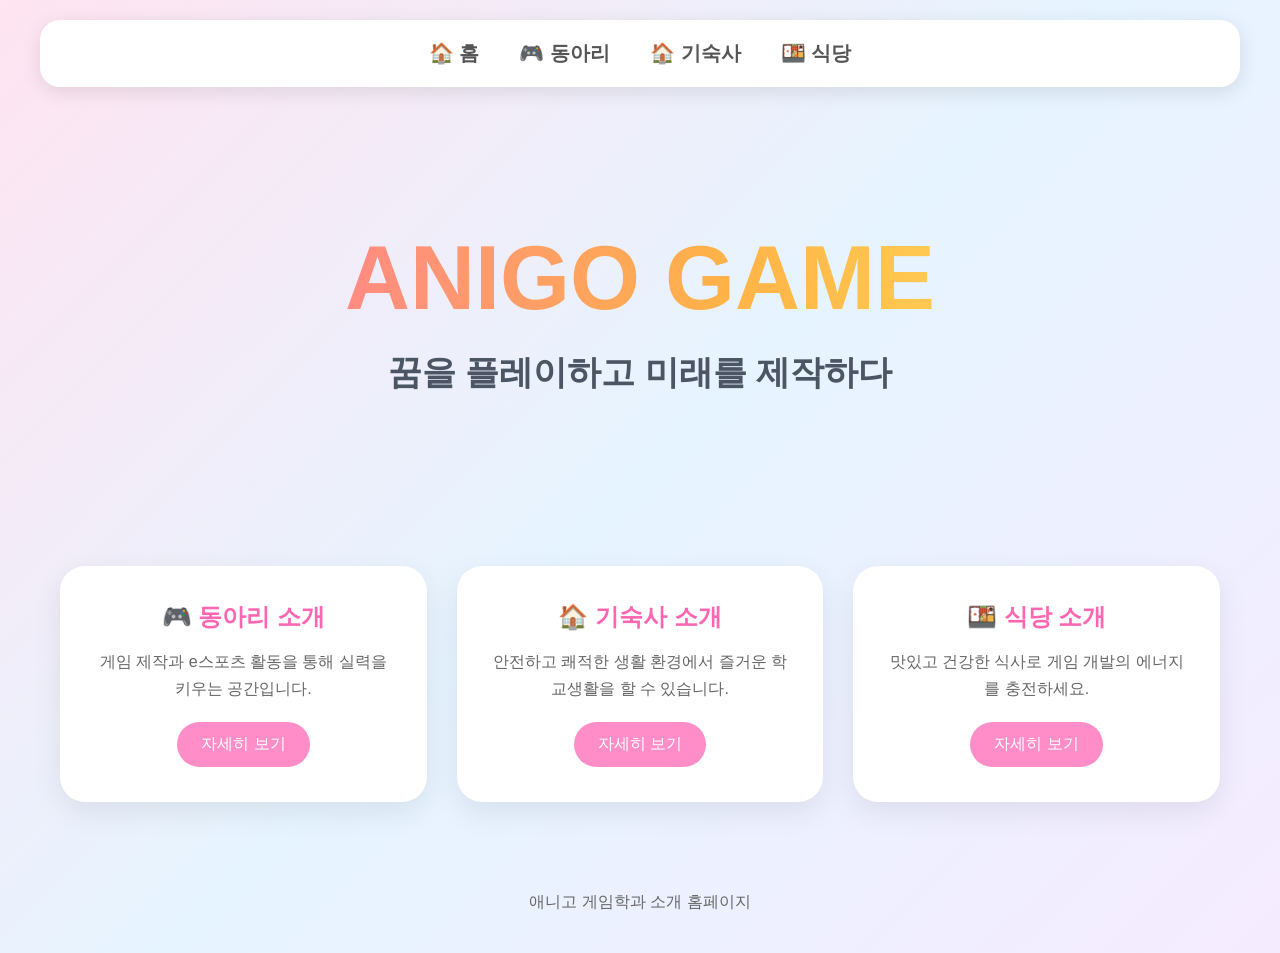
<file: index.html>
<!DOCTYPE html>
<html lang="ko">
<head>
<meta charset="UTF-8">
<meta name="viewport" content="width=device-width, initial-scale=1.0">
<title>ANIGO GAME</title>

<style>

*{
    margin:0;
    padding:0;
    box-sizing:border-box;
    font-family:'Segoe UI',sans-serif;
}

body{
    background:
    linear-gradient(
    135deg,
    #ffe4f1,
    #e6f4ff,
    #f5ebff);
}

/* 메뉴 */

header{
    padding:20px;
}

nav{
    max-width:1200px;
    margin:auto;
    background:white;
    border-radius:20px;
    box-shadow:0 5px 20px rgba(0,0,0,0.1);

    display:flex;
    justify-content:center;
    gap:40px;
    padding:20px;
}

nav a{
    text-decoration:none;
    color:#555;
    font-size:20px;
    font-weight:bold;
    transition:.3s;
}

nav a:hover{
    color:#ff66b2;
}

/* 메인 */

.hero{
    text-align:center;
    padding:120px 20px;
}

/* 무지개 제목 */

.hero h1{

    font-size:90px;
    font-weight:900;

    background:linear-gradient(
    90deg,
    #ff69b4,
    #ffb347,
    #ffff66,
    #66ff99,
    #66ccff,
    #9999ff,
    #cc99ff,
    #ff69b4);

    background-size:400% auto;

    -webkit-background-clip:text;
    -webkit-text-fill-color:transparent;

    animation:
    rainbow 5s linear infinite,
    sparkle 2s ease-in-out infinite;
}

/* 무지개 이동 */

@keyframes rainbow{
    0%{
        background-position:0%;
    }
    100%{
        background-position:400%;
    }
}

/* 반짝 + 사라졌다 나타남 */

@keyframes sparkle{

    0%{
        opacity:1;
        filter:drop-shadow(0 0 10px #fff);
    }

    25%{
        opacity:.7;
        filter:drop-shadow(0 0 25px #fff);
    }

    50%{
        opacity:.3;
        filter:drop-shadow(0 0 40px #fff);
    }

    75%{
        opacity:.8;
        filter:drop-shadow(0 0 25px #fff);
    }

    100%{
        opacity:1;
        filter:drop-shadow(0 0 10px #fff);
    }
}

.hero p{
    margin-top:20px;
    font-size:34px;
    font-weight:bold;
    color:#4b5563;
}

/* 카드 */

.container{
    max-width:1200px;
    margin:auto;
    padding:50px 20px;
}

.cards{

    display:grid;

    grid-template-columns:
    repeat(auto-fit,minmax(280px,1fr));

    gap:30px;
}

.card{

    background:white;

    border-radius:25px;

    padding:35px;

    text-align:center;

    box-shadow:0 10px 30px rgba(0,0,0,0.08);

    transition:.4s;
}

.card:hover{

    transform:translateY(-12px);

    box-shadow:
    0 15px 40px rgba(255,105,180,.35);
}

.card h2{

    margin-bottom:15px;

    color:#ff66b2;
}

.card p{

    color:#666;
    line-height:1.7;
}

.btn{

    display:inline-block;

    margin-top:20px;

    background:#ff8dc7;

    color:white;

    text-decoration:none;

    padding:12px 24px;

    border-radius:30px;

    transition:.3s;
}

.btn:hover{

    background:#ff66b2;
}

/* 하단 */

footer{

    text-align:center;

    padding:40px;

    color:#666;
}

</style>
</head>

<body>

<header>

<nav>

<a href="index.html">🏠 홈</a>
<a href="club.html">🎮 동아리</a>
<a href="dormitory.html">🏠 기숙사</a>
<a href="cafeteria.html">🍱 식당</a>

</nav>

</header>

<section class="hero">

<h1>ANIGO GAME</h1>

<p>꿈을 플레이하고 미래를 제작하다</p>

</section>

<div class="container">

<div class="cards">

<div class="card">

<h2>🎮 동아리 소개</h2>

<p>
게임 제작과 e스포츠 활동을 통해
실력을 키우는 공간입니다.
</p>

<a href="club.html" class="btn">
자세히 보기
</a>

</div>

<div class="card">

<h2>🏠 기숙사 소개</h2>

<p>
안전하고 쾌적한 생활 환경에서
즐거운 학교생활을 할 수 있습니다.
</p>

<a href="dormitory.html" class="btn">
자세히 보기
</a>

</div>

<div class="card">

<h2>🍱 식당 소개</h2>

<p>
맛있고 건강한 식사로
게임 개발의 에너지를 충전하세요.
</p>

<a href="cafeteria.html" class="btn">
자세히 보기
</a>

</div>

</div>

</div>

<footer>

애니고 게임학과 소개 홈페이지

</footer>

</body>
</html>
</file>
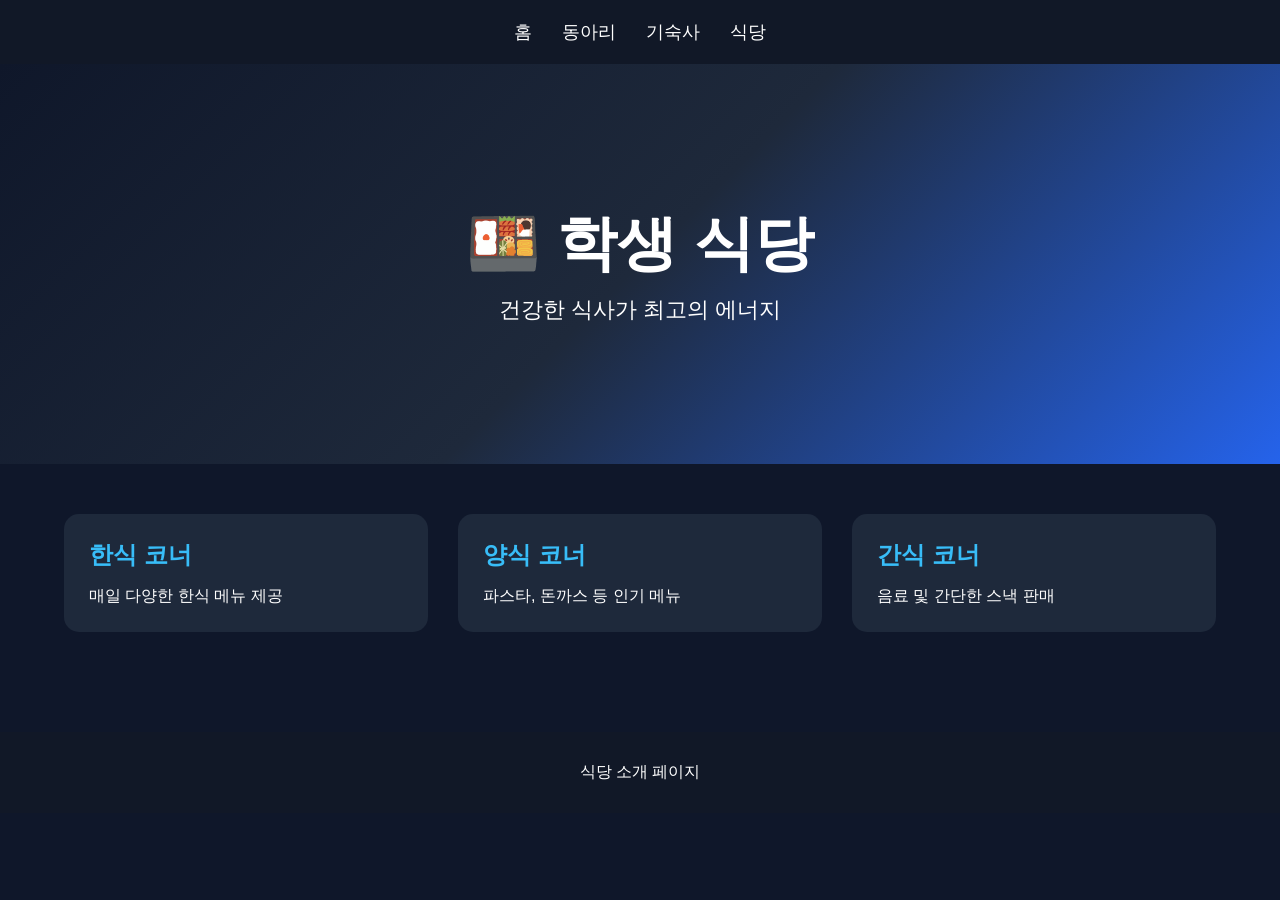
<file: cafeteria.html>
<!DOCTYPE html>
<html lang="ko">
<head>
<meta charset="UTF-8">
<title>식당 소개</title>
<link rel="stylesheet" href="style.css">
</head>
<body>

<header>
<nav>
<a href="index.html">홈</a>
<a href="club.html">동아리</a>
<a href="dormitory.html">기숙사</a>
<a href="cafeteria.html">식당</a>
</nav>
</header>

<section class="hero">
<h1>🍱 학생 식당</h1>
<p>건강한 식사가 최고의 에너지</p>
</section>

<div class="container">

<div class="cards">

<div class="card">
<h2>한식 코너</h2>
<p>
매일 다양한 한식 메뉴 제공
</p>
</div>

<div class="card">
<h2>양식 코너</h2>
<p>
파스타, 돈까스 등 인기 메뉴
</p>
</div>

<div class="card">
<h2>간식 코너</h2>
<p>
음료 및 간단한 스낵 판매
</p>
</div>

</div>

</div>

<footer>
식당 소개 페이지
</footer>

</body>
</html>
</file>
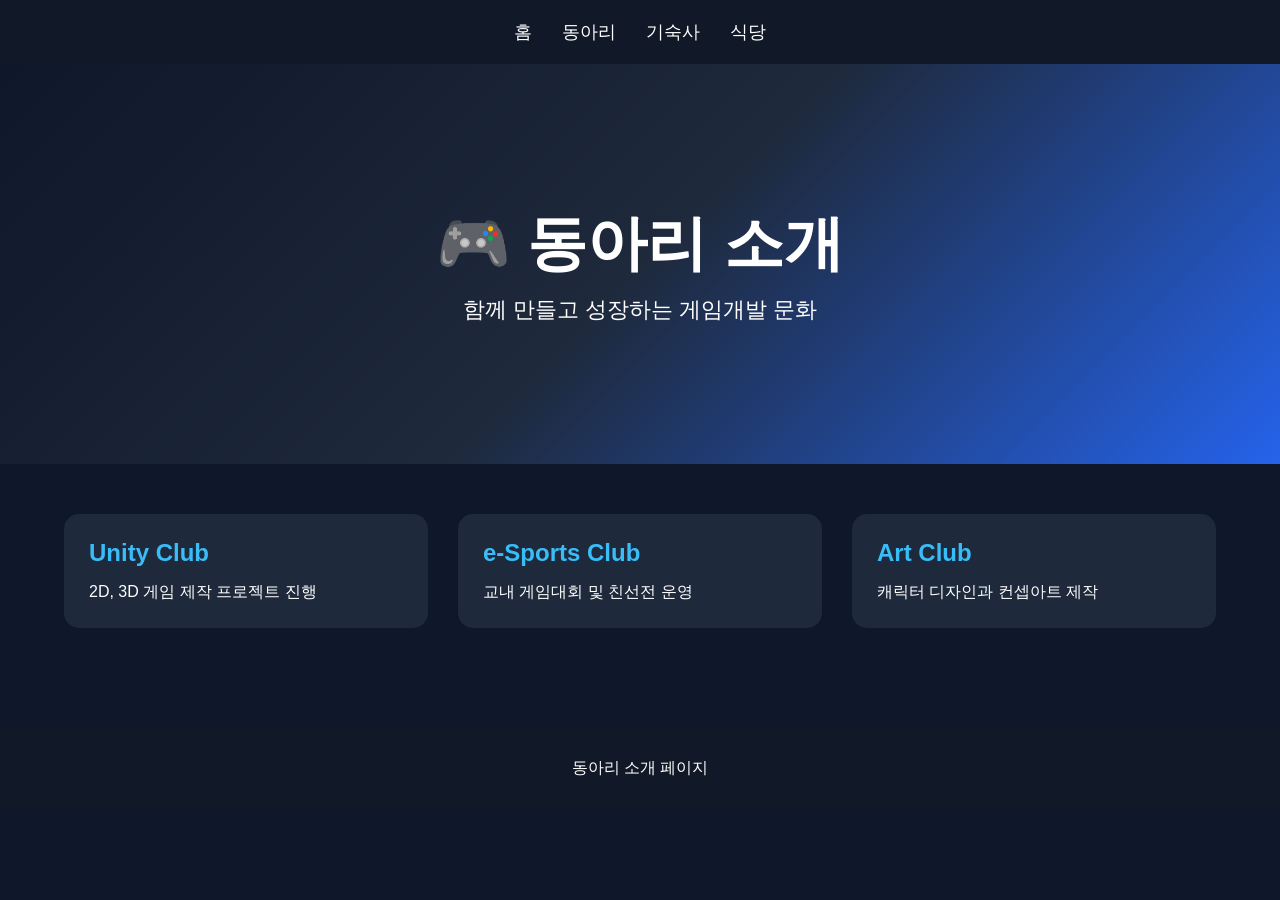
<file: club.html>
<!DOCTYPE html>
<html lang="ko">
<head>
<meta charset="UTF-8">
<title>동아리 소개</title>
<link rel="stylesheet" href="style.css">
</head>
<body>

<header>
<nav>
<a href="index.html">홈</a>
<a href="club.html">동아리</a>
<a href="dormitory.html">기숙사</a>
<a href="cafeteria.html">식당</a>
</nav>
</header>

<section class="hero">
<h1>🎮 동아리 소개</h1>
<p>함께 만들고 성장하는 게임개발 문화</p>
</section>

<div class="container">

<div class="cards">

<div class="card">
<h2>Unity Club</h2>
<p>
2D, 3D 게임 제작 프로젝트 진행
</p>
</div>

<div class="card">
<h2>e-Sports Club</h2>
<p>
교내 게임대회 및 친선전 운영
</p>
</div>

<div class="card">
<h2>Art Club</h2>
<p>
캐릭터 디자인과 컨셉아트 제작
</p>
</div>

</div>

</div>

<footer>
동아리 소개 페이지
</footer>

</body>
</html>
</file>
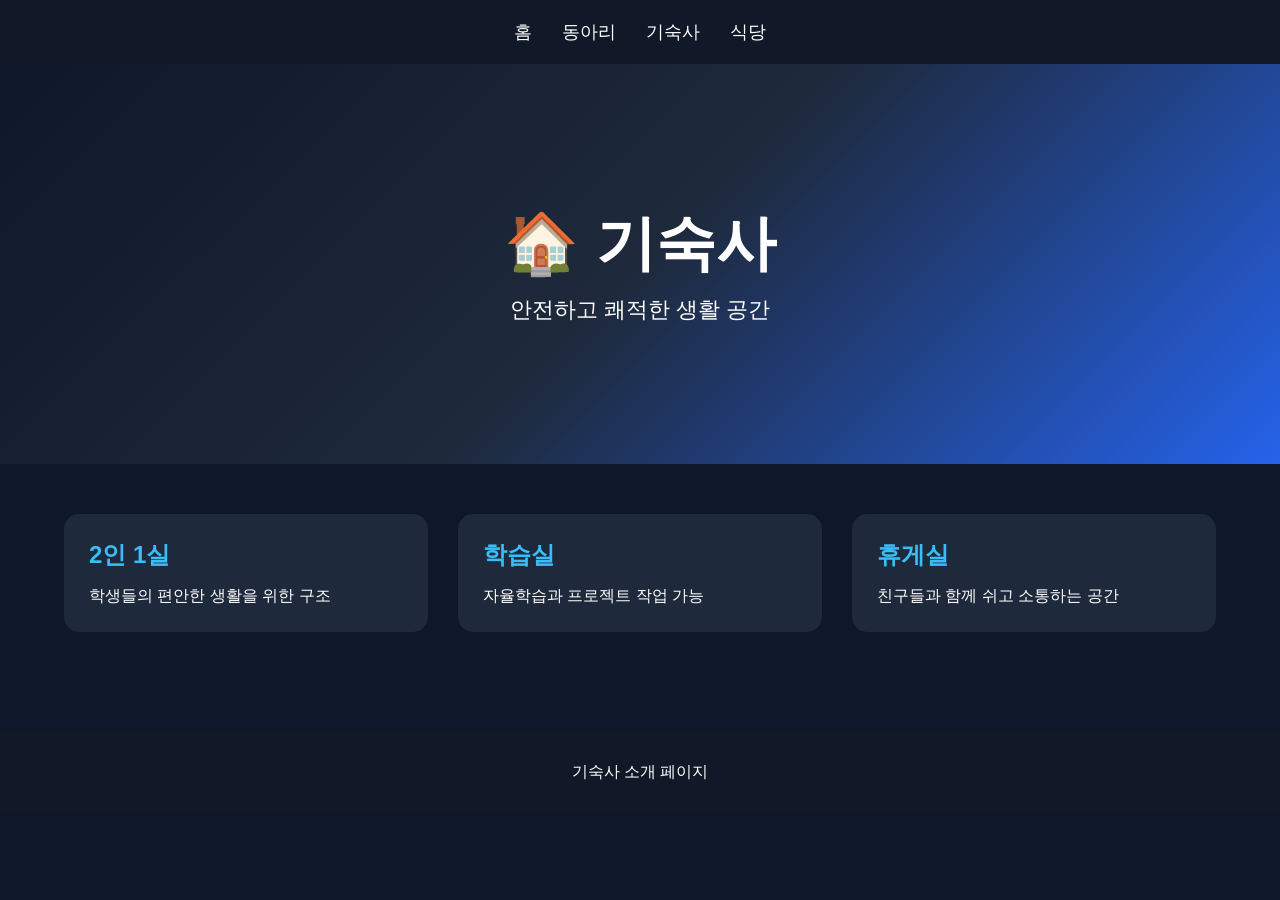
<file: dormitory.html>
<!DOCTYPE html>
<html lang="ko">
<head>
<meta charset="UTF-8">
<title>기숙사 소개</title>
<link rel="stylesheet" href="style.css">
</head>
<body>

<header>
<nav>
<a href="index.html">홈</a>
<a href="club.html">동아리</a>
<a href="dormitory.html">기숙사</a>
<a href="cafeteria.html">식당</a>
</nav>
</header>

<section class="hero">
<h1>🏠 기숙사</h1>
<p>안전하고 쾌적한 생활 공간</p>
</section>

<div class="container">

<div class="cards">

<div class="card">
<h2>2인 1실</h2>
<p>
학생들의 편안한 생활을 위한 구조
</p>
</div>

<div class="card">
<h2>학습실</h2>
<p>
자율학습과 프로젝트 작업 가능
</p>
</div>

<div class="card">
<h2>휴게실</h2>
<p>
친구들과 함께 쉬고 소통하는 공간
</p>
</div>

</div>

</div>

<footer>
기숙사 소개 페이지
</footer>

</body>
</html>
</file>
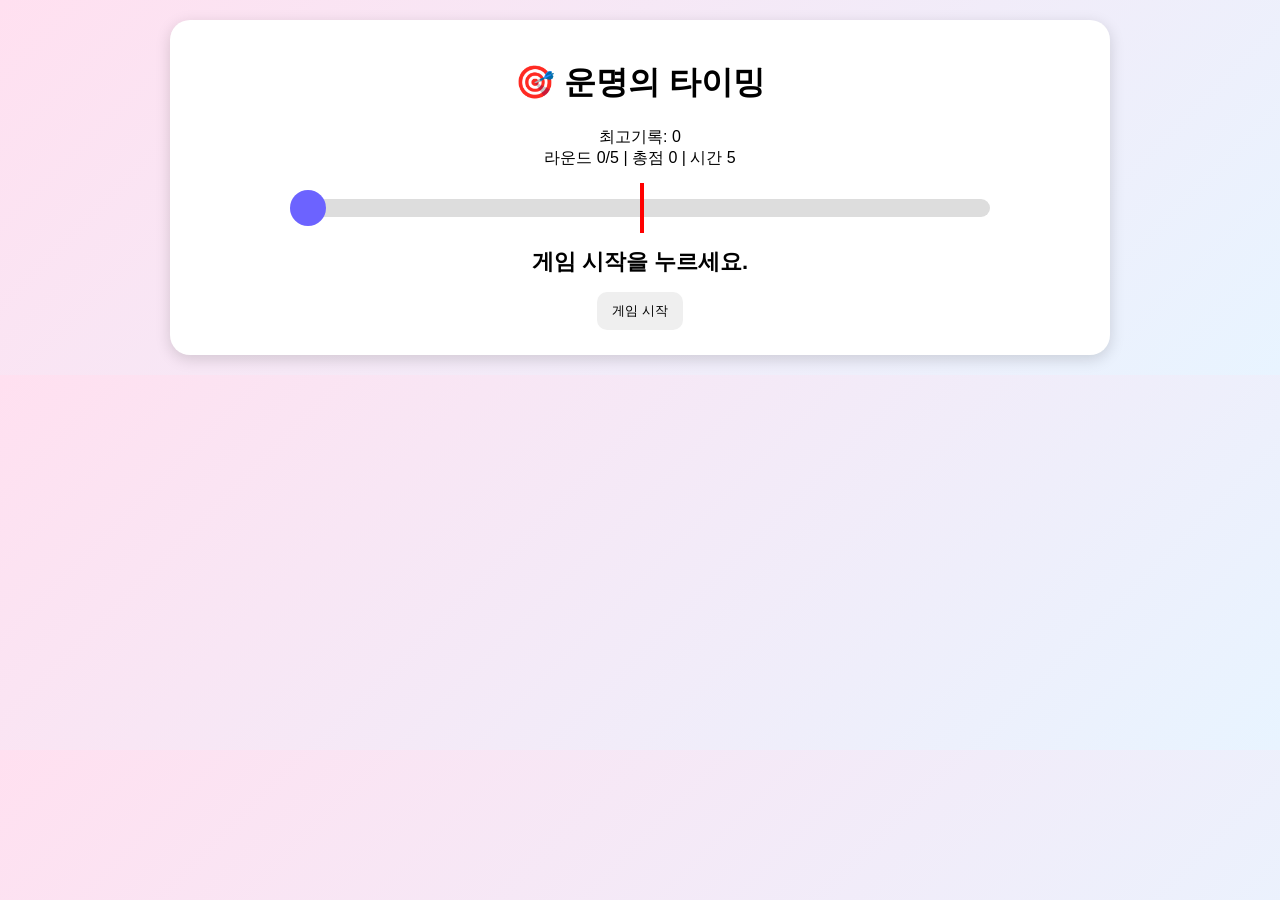
<file: index_complete.html>
<!DOCTYPE html>
<html lang="ko">
<head>
<meta charset="UTF-8">
<meta name="viewport" content="width=device-width,initial-scale=1">
<title>운명의 타이밍</title>
<style>
body{font-family:Arial;margin:0;background:linear-gradient(135deg,#ffe0f0,#e8f4ff);text-align:center}
.wrap{max-width:900px;margin:20px auto;background:#fff;padding:20px;border-radius:20px;box-shadow:0 4px 15px rgba(0,0,0,.15)}
#bar{width:700px;max-width:95%;height:18px;background:#ddd;margin:30px auto;position:relative;border-radius:20px}
#marker{position:absolute;width:36px;height:36px;border-radius:50%;background:#6c63ff;top:-9px}
#center{position:absolute;left:50%;width:4px;height:50px;background:red;top:-16px}
button{padding:10px 15px;margin:5px;border:none;border-radius:10px;cursor:pointer}
.hidden{display:none}
#msg{min-height:40px;font-size:22px;font-weight:bold}
table{margin:auto}
</style>
</head>
<body>
<div class="wrap">
<h1>🎯 운명의 타이밍</h1>
<div>최고기록: <span id="best"></span></div>
<div>라운드 <span id="round">0</span>/5 | 총점 <span id="total">0</span> | 시간 <span id="time">5</span></div>

<div id="bar">
<div id="center"></div>
<div id="marker"></div>
</div>

<div id="msg">게임 시작을 누르세요.</div>
<button id="startBtn">게임 시작</button>

<div id="timingResult" class="hidden">
<h2>타이밍 결과</h2>
<div id="scoreList"></div>
<h3>총점: <span id="timingTotal"></span></h3>
<button onclick="showRPS()">가위바위보 시작</button>
</div>

<div id="rps" class="hidden">
<h2>가위바위보</h2>
<p>점수: <span id="rpsScore"></span> | 승수: <span id="wins">0</span>/3</p>
<input id="bet" type="number" value="50">
<button onclick="setAllIn()">ALL-IN</button><br><br>
<button onclick="play('가위')">가위</button>
<button onclick="play('바위')">바위</button>
<button onclick="play('보')">보</button>
<p id="rpsMsg"></p>
</div>
</div>

<script>
const bestEl=best;
bestEl.textContent=localStorage.getItem("bestScore")||0;

let round=0,totalScore=0,scores=[];
let pos=0,dir=1,anim=null,timer=null,timeLeft=5;
let active=false,wins=0;
const speeds=[3,5,7,10,14];

startBtn.onclick=()=>{
 clearAll();
 round=0; totalScore=0; scores=[]; wins=0;
 total.textContent=0;
 timingResult.classList.add('hidden');
 rps.classList.add('hidden');
 nextRound();
};

function clearAll(){
 active=false;
 if(anim) cancelAnimationFrame(anim);
 clearInterval(timer);
}

function nextRound(){
 round++;
 if(round>5){ finishTiming(); return; }

 document.getElementById("round").textContent=round;
 msg.textContent="스페이스바를 눌러 중앙을 맞추세요!";
 timeLeft=5;
 time.textContent=timeLeft;

 const barW=bar.clientWidth;
 const ballW=marker.offsetWidth;
 pos=0; dir=1;
 active=true;

 function move(){
   if(!active) return;
   pos += dir*speeds[round-1];
   if(pos>=barW-ballW){pos=barW-ballW;dir=-1;}
   if(pos<=0){pos=0;dir=1;}
   marker.style.left=pos+"px";
   anim=requestAnimationFrame(move);
 }
 move();

 timer=setInterval(()=>{
   timeLeft--;
   time.textContent=timeLeft;
   if(timeLeft<=0){
      scoreRound(0,"시간초과");
   }
 },1000);
}

function scoreRound(score,text){
 if(!active) return;
 active=false;
 cancelAnimationFrame(anim);
 clearInterval(timer);

 scores.push(score);
 totalScore+=score;

 total.textContent=totalScore;
 msg.textContent=text+" : "+score+"점";

 setTimeout(()=>nextRound(),1200);
}

document.addEventListener("keydown",e=>{
 if(e.code!=="Space" || !active) return;

 const center=(bar.clientWidth-marker.offsetWidth)/2;
 const d=Math.abs(pos-center);

 let score=20,grade="MISS";
 if(d<=5){score=100;grade="PERFECT";}
 else if(d<=15){score=90;grade="GREAT";}
 else if(d<=30){score=70;grade="GOOD";}
 else if(d<=50){score=50;grade="OK";}

 scoreRound(score,grade);
});

function finishTiming(){
 let html="<table>";
 scores.forEach((s,i)=>html+=`<tr><td>${i+1}회</td><td>${s}점</td></tr>`);
 html+="</table>";
 scoreList.innerHTML=html;
 timingTotal.textContent=totalScore;
 timingResult.classList.remove("hidden");
 msg.textContent="타이밍 게임 완료!";
}

function showRPS(){
 rps.classList.remove("hidden");
 rpsScore.textContent=totalScore;
 wins=0;
 document.getElementById("wins").textContent=0;
}

function setAllIn(){ bet.value=totalScore; }

function play(me){
 let b=parseInt(bet.value)||0;
 if(b<1) return;
 if(b>totalScore) b=totalScore;

 const arr=["가위","바위","보"];
 const cpu=arr[Math.floor(Math.random()*3)];

 let result="";
 if(me===cpu){
   result="무승부";
 }else if(
 (me==="가위"&&cpu==="보")||
 (me==="바위"&&cpu==="가위")||
 (me==="보"&&cpu==="바위")
 ){
   totalScore+=b;
   wins++;
   result="승리 +"+b;
 }else{
   totalScore=Math.max(0,totalScore-b);
   result="패배 -"+b;
 }

 rpsScore.textContent=totalScore;
 document.getElementById("wins").textContent=wins;
 rpsMsg.textContent=`나:${me} / 컴:${cpu} → ${result}`;

 if(wins>=3) finishGame();
}

function finishGame(){
 let best=Number(localStorage.getItem("bestScore")||0);

 if(totalScore>best){
   localStorage.setItem("bestScore",totalScore);
   document.body.innerHTML+=`
   <div style="padding:30px">
   <h1>🎆 NEW RECORD 🎆</h1>
   <h2>${totalScore}점</h2>
   </div>`;
 }else{
   const t=[
   "분발하세요 😏",
   "최고기록은 아직 멀었습니다 😆",
   "다음 도전을 기대합니다 😎"];
   document.body.innerHTML+=`
   <div style="padding:30px">
   <h1>${t[Math.floor(Math.random()*t.length)]}</h1>
   <h2>최종점수 ${totalScore}</h2>
   </div>`;
 }
}
</script>
</body>
</html>
</file>
<file: style.css>
*{
    margin:0;
    padding:0;
    box-sizing:border-box;
    font-family:'Segoe UI',sans-serif;
}

body{
    background:#0f172a;
    color:white;
}

header{
    background:#111827;
    padding:20px;
    position:sticky;
    top:0;
    z-index:100;
}

nav{
    display:flex;
    justify-content:center;
    gap:30px;
}

nav a{
    color:white;
    text-decoration:none;
    font-size:18px;
    transition:0.3s;
}

nav a:hover{
    color:#38bdf8;
}

.hero{
    height:400px;
    display:flex;
    justify-content:center;
    align-items:center;
    flex-direction:column;
    background:linear-gradient(
    135deg,
    #0f172a,
    #1e293b,
    #2563eb);
}

.hero h1{
    font-size:60px;
    margin-bottom:10px;
}

.hero p{
    font-size:22px;
}

.container{
    width:90%;
    max-width:1200px;
    margin:auto;
    padding:50px 0;
}

.cards{
    display:grid;
    grid-template-columns:repeat(auto-fit,minmax(280px,1fr));
    gap:30px;
}

.card{
    background:#1e293b;
    border-radius:15px;
    padding:25px;
    transition:0.3s;
}

.card:hover{
    transform:translateY(-10px);
    box-shadow:0 0 20px #38bdf8;
}

.card h2{
    margin-bottom:15px;
    color:#38bdf8;
}

.btn{
    display:inline-block;
    margin-top:15px;
    padding:10px 20px;
    background:#2563eb;
    color:white;
    text-decoration:none;
    border-radius:8px;
}

.btn:hover{
    background:#1d4ed8;
}

footer{
    text-align:center;
    padding:30px;
    background:#111827;
    margin-top:50px;
}
</file>
